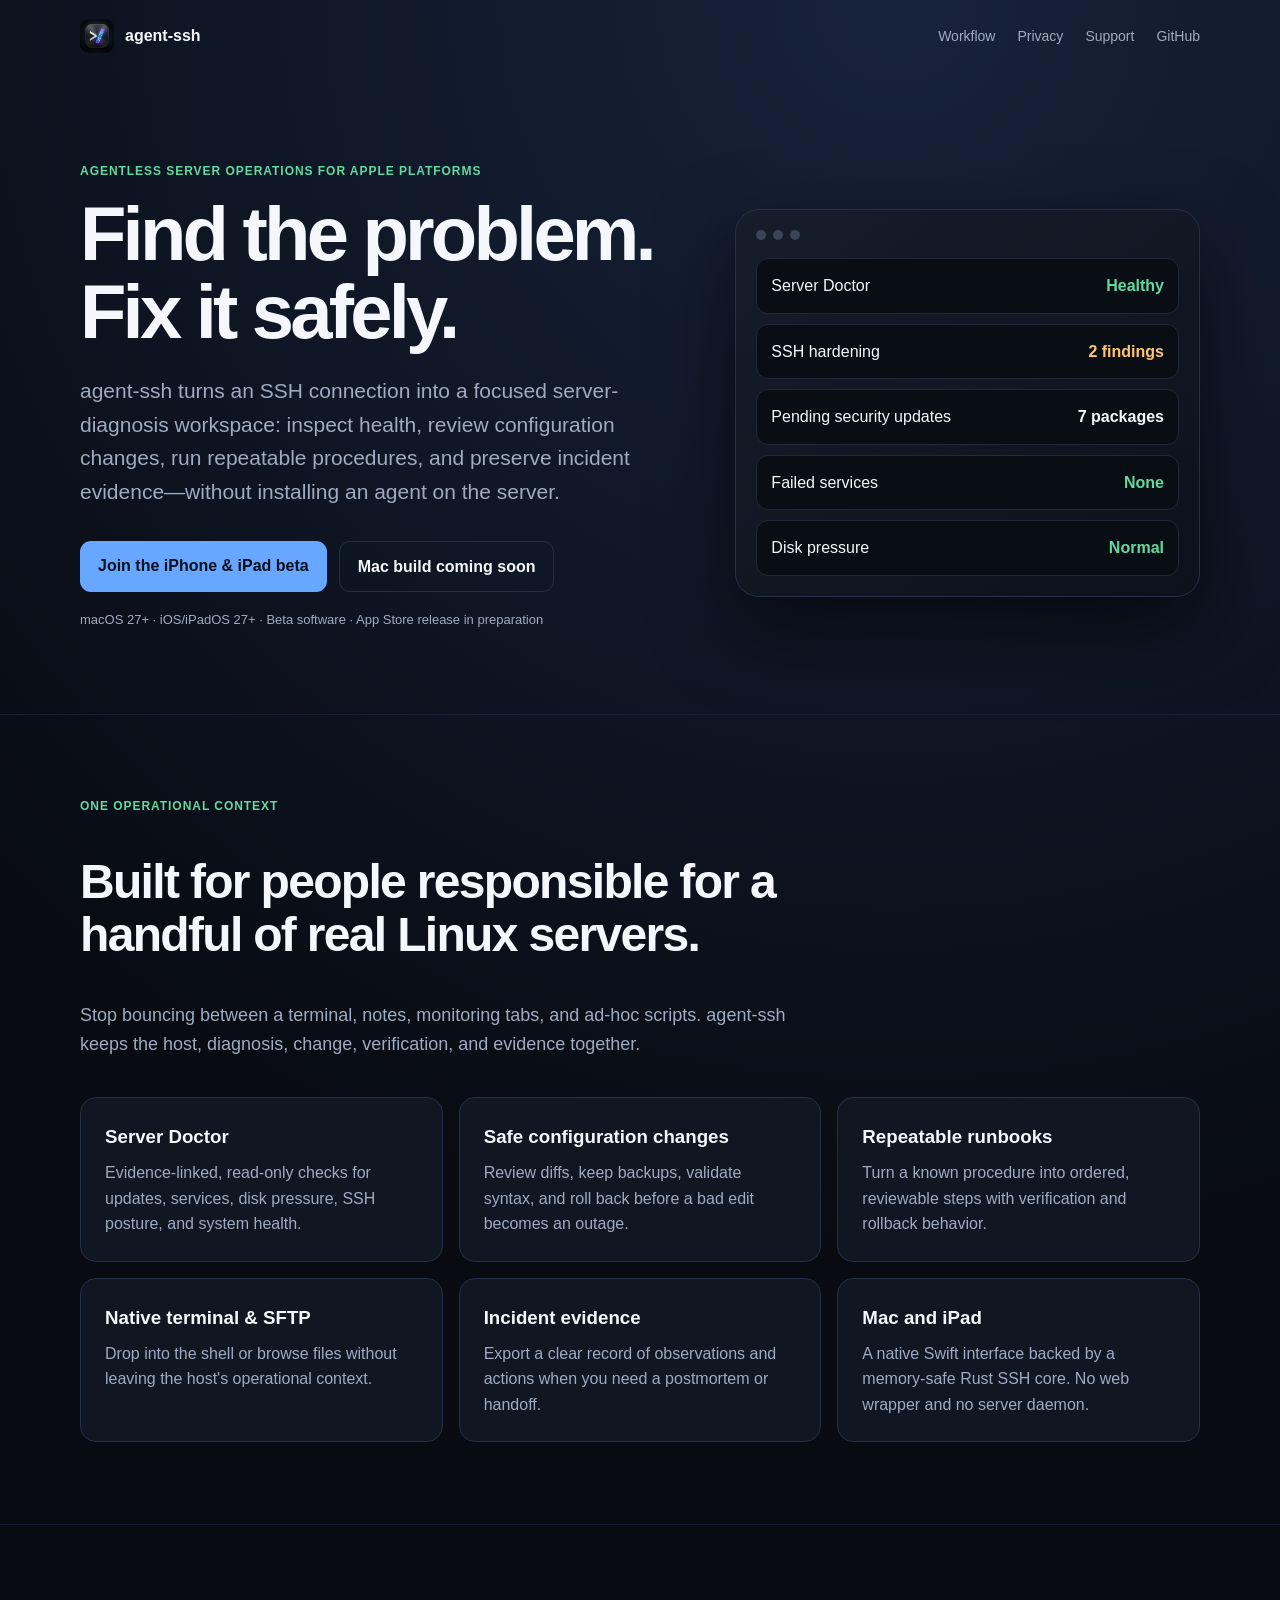
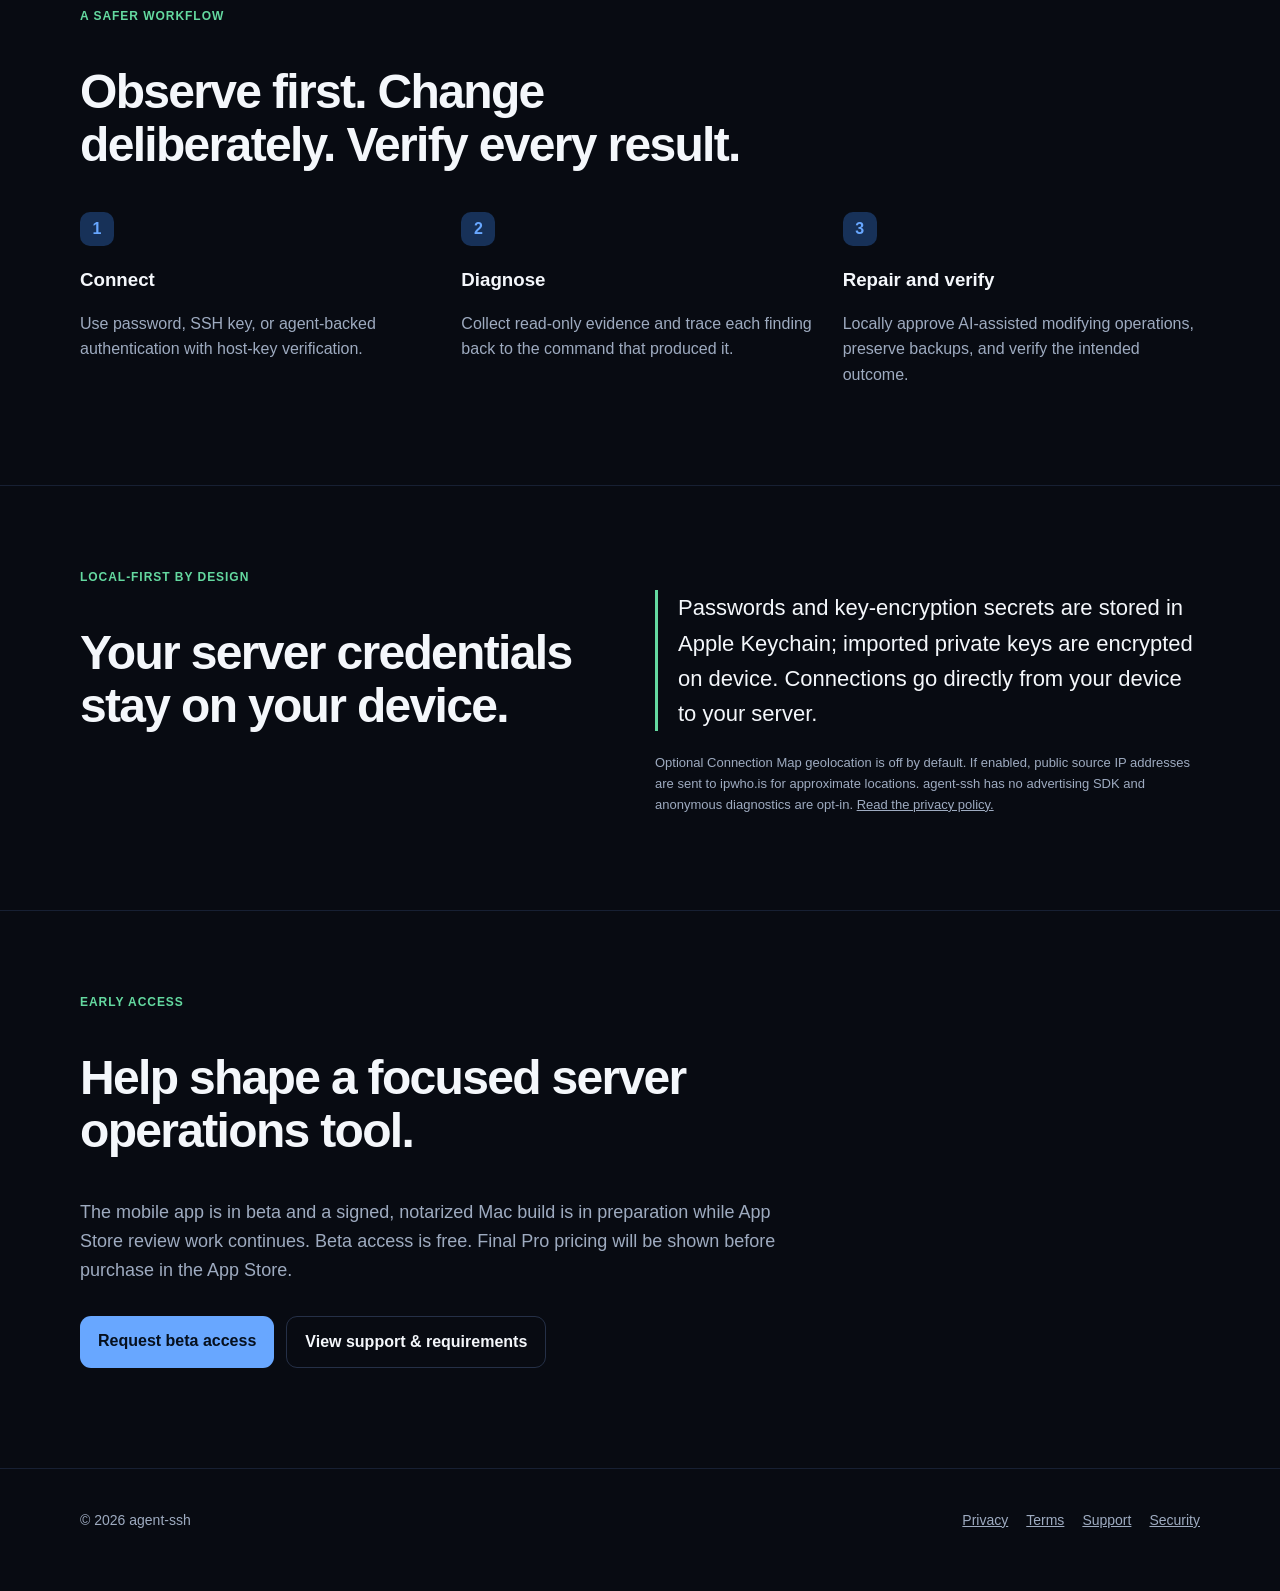
<file: site/index.html>
<!doctype html>
<html lang="en">
<head>
  <meta charset="utf-8">
  <meta name="viewport" content="width=device-width, initial-scale=1">
  <title>agent-ssh — Diagnose and safely fix Linux servers over SSH</title>
  <meta name="description" content="A native macOS, iPhone, and iPad workspace for diagnosing Linux servers, reviewing safe configuration changes, running repeatable runbooks, and preserving incident evidence over SSH.">
  <link rel="canonical" href="https://asmuelle.github.io/agent-ssh/">
  <meta property="og:title" content="agent-ssh — Your agentless server doctor">
  <meta property="og:description" content="Diagnose and safely fix Linux servers from Mac and iPad. No server agent required.">
  <meta property="og:image" content="https://asmuelle.github.io/agent-ssh/assets/og-image.png">
  <meta property="og:image:width" content="1200">
  <meta property="og:image:height" content="630">
  <meta property="og:image:alt" content="agent-ssh — diagnose and safely fix Linux servers over SSH">
  <meta property="og:url" content="https://asmuelle.github.io/agent-ssh/">
  <meta property="og:type" content="website">
  <meta name="twitter:card" content="summary_large_image">
  <meta name="twitter:title" content="agent-ssh — Your agentless server doctor">
  <meta name="twitter:description" content="Diagnose and safely fix Linux servers from Mac and iPad. No server agent required.">
  <meta name="twitter:image" content="https://asmuelle.github.io/agent-ssh/assets/og-image.png">
  <meta name="theme-color" content="#080b12">
  <link rel="icon" href="assets/icon.png">
  <style>
    :root{--bg:#080b12;--panel:#101622;--line:#253047;--text:#f4f7fb;--muted:#9eabc0;--blue:#68a7ff;--green:#64d9a0;--max:1120px}*{box-sizing:border-box}html{scroll-behavior:smooth}body{margin:0;background:radial-gradient(circle at 70% 0,#17233b 0,transparent 38%),var(--bg);color:var(--text);font:16px/1.6 -apple-system,BlinkMacSystemFont,"SF Pro Text",Inter,sans-serif}a{color:inherit}.wrap{width:min(var(--max),calc(100% - 40px));margin:auto}nav{height:72px;display:flex;align-items:center;justify-content:space-between}.brand{font-weight:750;text-decoration:none;display:flex;gap:11px;align-items:center}.brand img{width:34px;border-radius:9px}.navlinks{display:flex;gap:22px;color:var(--muted);font-size:14px}.navlinks a{text-decoration:none}.hero{padding:90px 0 70px;display:grid;grid-template-columns:1.12fr .88fr;gap:64px;align-items:center}.eyebrow{color:var(--green);font-weight:700;letter-spacing:.08em;text-transform:uppercase;font-size:12px}h1{font-size:clamp(44px,6vw,76px);line-height:1.02;letter-spacing:-.05em;margin:14px 0 24px}.lead{font-size:21px;color:var(--muted);max-width:680px}.actions{display:flex;gap:12px;flex-wrap:wrap;margin:32px 0 18px}.button{display:inline-block;padding:12px 18px;border-radius:11px;background:var(--blue);color:#06101e;text-decoration:none;font-weight:750}.button.secondary{background:transparent;color:var(--text);border:1px solid var(--line)}.fine{color:var(--muted);font-size:13px}.product{border:1px solid var(--line);background:linear-gradient(145deg,#151d2b,#0d111b);border-radius:24px;padding:20px;box-shadow:0 30px 80px #0009}.chrome{display:flex;gap:7px;margin-bottom:18px}.chrome i{width:10px;height:10px;border-radius:50%;background:#3a4558}.diagnosis{display:grid;gap:10px}.row{padding:14px;border-radius:12px;background:#090d14;border:1px solid #1f293b;display:flex;justify-content:space-between;gap:16px}.ok{color:var(--green)}.warn{color:#ffc66d}.section{padding:82px 0;border-top:1px solid #172033}.section h2{font-size:clamp(32px,4vw,48px);line-height:1.1;letter-spacing:-.035em;max-width:720px}.section>div>p{color:var(--muted);max-width:720px;font-size:18px}.grid{display:grid;grid-template-columns:repeat(3,1fr);gap:16px;margin-top:38px}.card{background:var(--panel);border:1px solid var(--line);padding:24px;border-radius:16px}.card h3{margin:0 0 8px}.card p{color:var(--muted);margin:0}.steps{counter-reset:s;display:grid;grid-template-columns:repeat(3,1fr);gap:24px;margin-top:36px}.step:before{counter-increment:s;content:counter(s);display:grid;place-items:center;width:34px;height:34px;border-radius:10px;background:#173158;color:var(--blue);font-weight:800}.step h3{margin-bottom:6px}.step p{color:var(--muted)}.trust{display:grid;grid-template-columns:1fr 1fr;gap:30px}.quote{font-size:22px;color:var(--text);padding-left:20px;border-left:3px solid var(--green)}footer{padding:40px 0 60px;border-top:1px solid #172033;color:var(--muted);font-size:14px}.foot{display:flex;justify-content:space-between;gap:20px;flex-wrap:wrap}.footlinks{display:flex;gap:18px}@media(max-width:820px){.hero,.trust{grid-template-columns:1fr}.hero{padding-top:45px}.grid,.steps{grid-template-columns:1fr}.navlinks a:not(:last-child){display:none}}
  </style>
</head>
<body>
  <header class="wrap"><nav><a class="brand" href="#top"><img src="assets/icon.png" alt=""><span>agent-ssh</span></a><div class="navlinks"><a href="#workflow">Workflow</a><a href="#privacy">Privacy</a><a href="support.html">Support</a><a href="https://github.com/asmuelle/agent-ssh">GitHub</a></div></nav></header>
  <main id="top">
    <section class="hero wrap">
      <div><div class="eyebrow">Agentless server operations for Apple platforms</div><h1>Find the problem.<br>Fix it safely.</h1><p class="lead">agent-ssh turns an SSH connection into a focused server-diagnosis workspace: inspect health, review configuration changes, run repeatable procedures, and preserve incident evidence—without installing an agent on the server.</p><div class="actions"><a class="button" href="mailto:midnightssh@proton.me?subject=Midnight%20SSH%20beta">Join the iPhone &amp; iPad beta</a><a class="button secondary" href="support.html">Mac build coming soon</a></div><p class="fine">macOS 27+ · iOS/iPadOS 27+ · Beta software · App Store release in preparation</p></div>
      <div class="product" role="img" aria-label="Server Doctor diagnosis preview"><div class="chrome"><i></i><i></i><i></i></div><div class="diagnosis"><div class="row"><span>Server Doctor</span><strong class="ok">Healthy</strong></div><div class="row"><span>SSH hardening</span><strong class="warn">2 findings</strong></div><div class="row"><span>Pending security updates</span><strong>7 packages</strong></div><div class="row"><span>Failed services</span><strong class="ok">None</strong></div><div class="row"><span>Disk pressure</span><strong class="ok">Normal</strong></div></div></div>
    </section>
    <section class="section"><div class="wrap"><div class="eyebrow">One operational context</div><h2>Built for people responsible for a handful of real Linux servers.</h2><p>Stop bouncing between a terminal, notes, monitoring tabs, and ad-hoc scripts. agent-ssh keeps the host, diagnosis, change, verification, and evidence together.</p><div class="grid"><article class="card"><h3>Server Doctor</h3><p>Evidence-linked, read-only checks for updates, services, disk pressure, SSH posture, and system health.</p></article><article class="card"><h3>Safe configuration changes</h3><p>Review diffs, keep backups, validate syntax, and roll back before a bad edit becomes an outage.</p></article><article class="card"><h3>Repeatable runbooks</h3><p>Turn a known procedure into ordered, reviewable steps with verification and rollback behavior.</p></article><article class="card"><h3>Native terminal &amp; SFTP</h3><p>Drop into the shell or browse files without leaving the host's operational context.</p></article><article class="card"><h3>Incident evidence</h3><p>Export a clear record of observations and actions when you need a postmortem or handoff.</p></article><article class="card"><h3>Mac and iPad</h3><p>A native Swift interface backed by a memory-safe Rust SSH core. No web wrapper and no server daemon.</p></article></div></div></section>
    <section class="section" id="workflow"><div class="wrap"><div class="eyebrow">A safer workflow</div><h2>Observe first. Change deliberately. Verify every result.</h2><div class="steps"><div class="step"><h3>Connect</h3><p>Use password, SSH key, or agent-backed authentication with host-key verification.</p></div><div class="step"><h3>Diagnose</h3><p>Collect read-only evidence and trace each finding back to the command that produced it.</p></div><div class="step"><h3>Repair and verify</h3><p>Locally approve AI-assisted modifying operations, preserve backups, and verify the intended outcome.</p></div></div></div></section>
    <section class="section" id="privacy"><div class="wrap trust"><div><div class="eyebrow">Local-first by design</div><h2>Your server credentials stay on your device.</h2></div><div><p class="quote">Passwords and key-encryption secrets are stored in Apple Keychain; imported private keys are encrypted on device. Connections go directly from your device to your server.</p><p class="fine">Optional Connection Map geolocation is off by default. If enabled, public source IP addresses are sent to ipwho.is for approximate locations. agent-ssh has no advertising SDK and anonymous diagnostics are opt-in. <a href="privacy.html">Read the privacy policy.</a></p></div></div></section>
    <section class="section"><div class="wrap"><div class="eyebrow">Early access</div><h2>Help shape a focused server operations tool.</h2><p>The mobile app is in beta and a signed, notarized Mac build is in preparation while App Store review work continues. Beta access is free. Final Pro pricing will be shown before purchase in the App Store.</p><div class="actions"><a class="button" href="mailto:midnightssh@proton.me?subject=Midnight%20SSH%20beta">Request beta access</a><a class="button secondary" href="support.html">View support &amp; requirements</a></div></div></section>
  </main>
  <footer><div class="wrap foot"><span>© 2026 agent-ssh</span><div class="footlinks"><a href="privacy.html">Privacy</a><a href="terms.html">Terms</a><a href="support.html">Support</a><a href="https://github.com/asmuelle/agent-ssh/security">Security</a></div></div></footer>
</body>
</html>
</file>
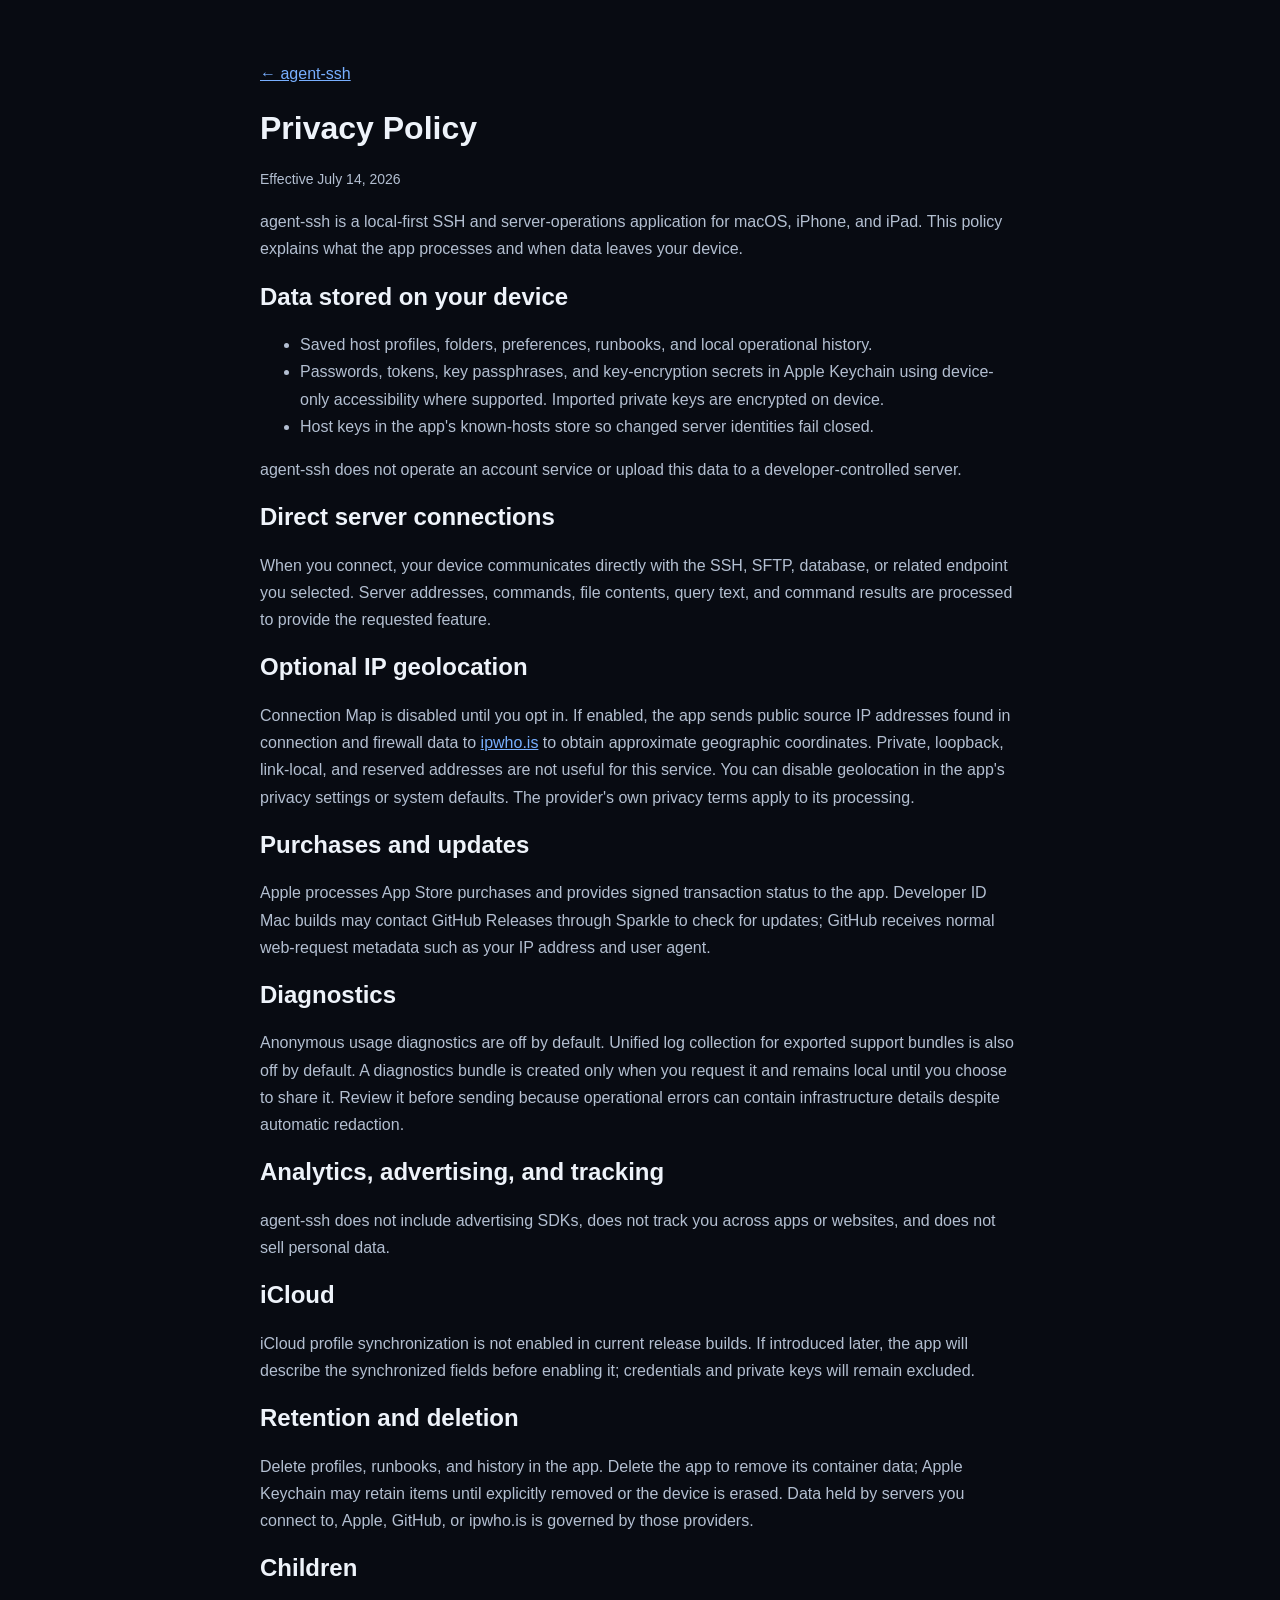
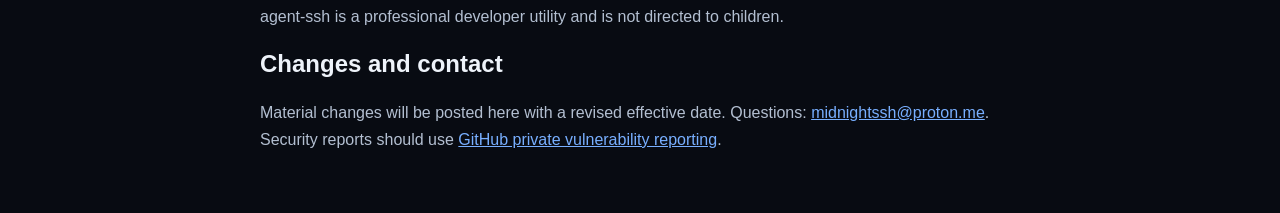
<file: site/privacy.html>
<!doctype html><html lang="en"><head><meta charset="utf-8"><meta name="viewport" content="width=device-width,initial-scale=1"><title>Privacy — agent-ssh</title><style>body{max-width:760px;margin:60px auto;padding:0 22px;background:#080b12;color:#eef3fa;font:16px/1.7 -apple-system,BlinkMacSystemFont,sans-serif}a{color:#78afff}h1,h2{line-height:1.2}p,li{color:#b3bfd1}.date{font-size:14px}</style></head><body><a href="index.html">← agent-ssh</a><h1>Privacy Policy</h1><p class="date">Effective July 14, 2026</p><p>agent-ssh is a local-first SSH and server-operations application for macOS, iPhone, and iPad. This policy explains what the app processes and when data leaves your device.</p><h2>Data stored on your device</h2><ul><li>Saved host profiles, folders, preferences, runbooks, and local operational history.</li><li>Passwords, tokens, key passphrases, and key-encryption secrets in Apple Keychain using device-only accessibility where supported. Imported private keys are encrypted on device.</li><li>Host keys in the app's known-hosts store so changed server identities fail closed.</li></ul><p>agent-ssh does not operate an account service or upload this data to a developer-controlled server.</p><h2>Direct server connections</h2><p>When you connect, your device communicates directly with the SSH, SFTP, database, or related endpoint you selected. Server addresses, commands, file contents, query text, and command results are processed to provide the requested feature.</p><h2>Optional IP geolocation</h2><p>Connection Map is disabled until you opt in. If enabled, the app sends public source IP addresses found in connection and firewall data to <a href="https://ipwho.is/">ipwho.is</a> to obtain approximate geographic coordinates. Private, loopback, link-local, and reserved addresses are not useful for this service. You can disable geolocation in the app's privacy settings or system defaults. The provider's own privacy terms apply to its processing.</p><h2>Purchases and updates</h2><p>Apple processes App Store purchases and provides signed transaction status to the app. Developer ID Mac builds may contact GitHub Releases through Sparkle to check for updates; GitHub receives normal web-request metadata such as your IP address and user agent.</p><h2>Diagnostics</h2><p>Anonymous usage diagnostics are off by default. Unified log collection for exported support bundles is also off by default. A diagnostics bundle is created only when you request it and remains local until you choose to share it. Review it before sending because operational errors can contain infrastructure details despite automatic redaction.</p><h2>Analytics, advertising, and tracking</h2><p>agent-ssh does not include advertising SDKs, does not track you across apps or websites, and does not sell personal data.</p><h2>iCloud</h2><p>iCloud profile synchronization is not enabled in current release builds. If introduced later, the app will describe the synchronized fields before enabling it; credentials and private keys will remain excluded.</p><h2>Retention and deletion</h2><p>Delete profiles, runbooks, and history in the app. Delete the app to remove its container data; Apple Keychain may retain items until explicitly removed or the device is erased. Data held by servers you connect to, Apple, GitHub, or ipwho.is is governed by those providers.</p><h2>Children</h2><p>agent-ssh is a professional developer utility and is not directed to children.</p><h2>Changes and contact</h2><p>Material changes will be posted here with a revised effective date. Questions: <a href="mailto:midnightssh@proton.me">midnightssh@proton.me</a>. Security reports should use <a href="https://github.com/asmuelle/agent-ssh/security/advisories/new">GitHub private vulnerability reporting</a>.</p></body></html>
</file>
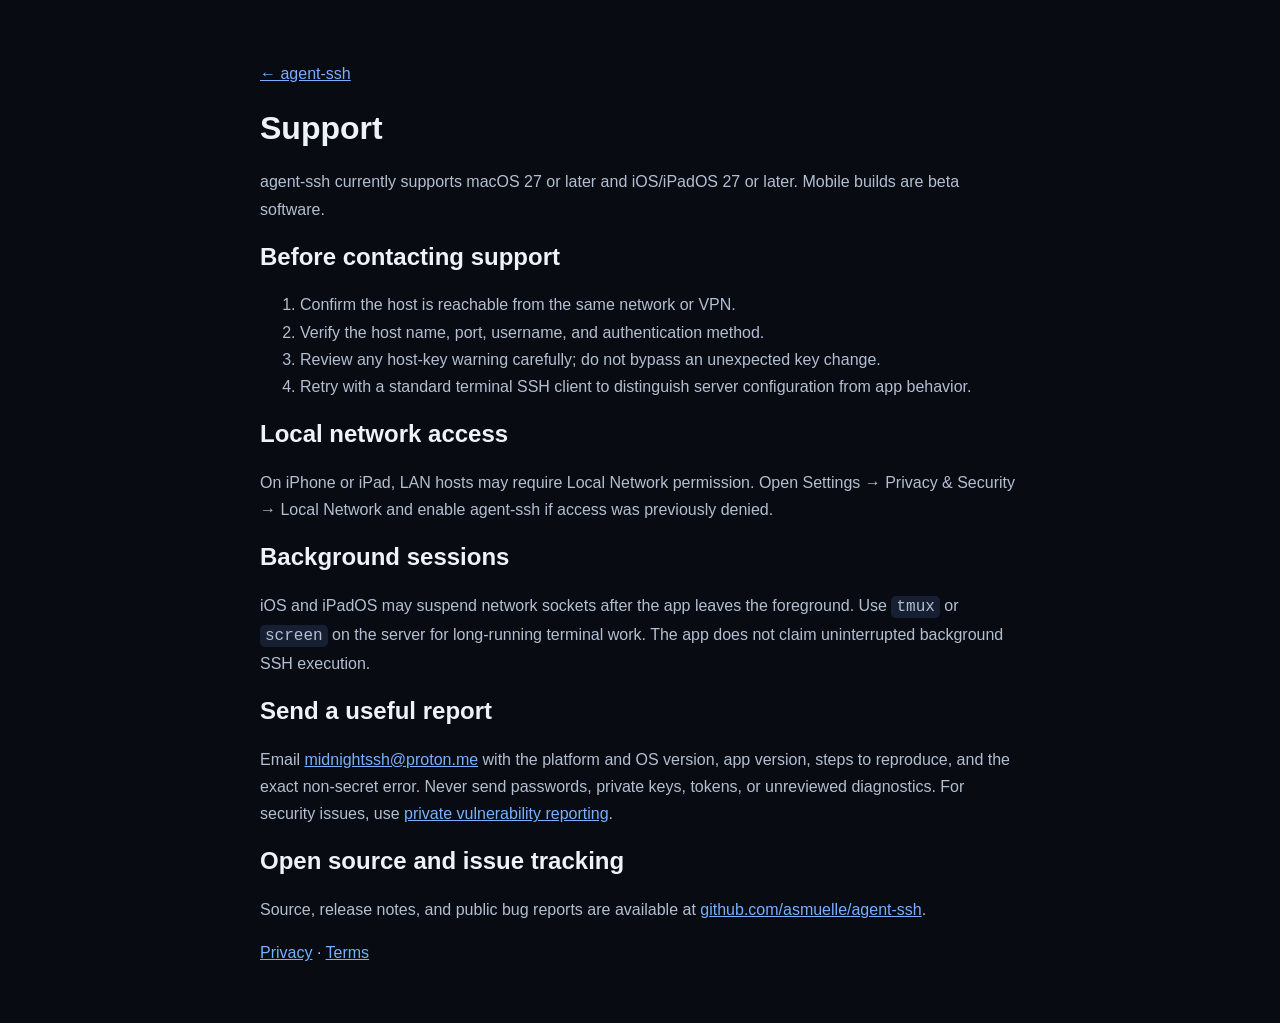
<file: site/support.html>
<!doctype html><html lang="en"><head><meta charset="utf-8"><meta name="viewport" content="width=device-width,initial-scale=1"><title>Support — agent-ssh</title><style>body{max-width:760px;margin:60px auto;padding:0 22px;background:#080b12;color:#eef3fa;font:16px/1.7 -apple-system,BlinkMacSystemFont,sans-serif}a{color:#78afff}h1,h2{line-height:1.2}p,li{color:#b3bfd1}code{background:#172033;padding:2px 5px;border-radius:5px}</style></head><body><a href="index.html">← agent-ssh</a><h1>Support</h1><p>agent-ssh currently supports macOS 27 or later and iOS/iPadOS 27 or later. Mobile builds are beta software.</p><h2>Before contacting support</h2><ol><li>Confirm the host is reachable from the same network or VPN.</li><li>Verify the host name, port, username, and authentication method.</li><li>Review any host-key warning carefully; do not bypass an unexpected key change.</li><li>Retry with a standard terminal SSH client to distinguish server configuration from app behavior.</li></ol><h2>Local network access</h2><p>On iPhone or iPad, LAN hosts may require Local Network permission. Open Settings → Privacy &amp; Security → Local Network and enable agent-ssh if access was previously denied.</p><h2>Background sessions</h2><p>iOS and iPadOS may suspend network sockets after the app leaves the foreground. Use <code>tmux</code> or <code>screen</code> on the server for long-running terminal work. The app does not claim uninterrupted background SSH execution.</p><h2>Send a useful report</h2><p>Email <a href="mailto:midnightssh@proton.me">midnightssh@proton.me</a> with the platform and OS version, app version, steps to reproduce, and the exact non-secret error. Never send passwords, private keys, tokens, or unreviewed diagnostics. For security issues, use <a href="https://github.com/asmuelle/agent-ssh/security/advisories/new">private vulnerability reporting</a>.</p><h2>Open source and issue tracking</h2><p>Source, release notes, and public bug reports are available at <a href="https://github.com/asmuelle/agent-ssh">github.com/asmuelle/agent-ssh</a>.</p><p><a href="privacy.html">Privacy</a> · <a href="terms.html">Terms</a></p></body></html>
</file>
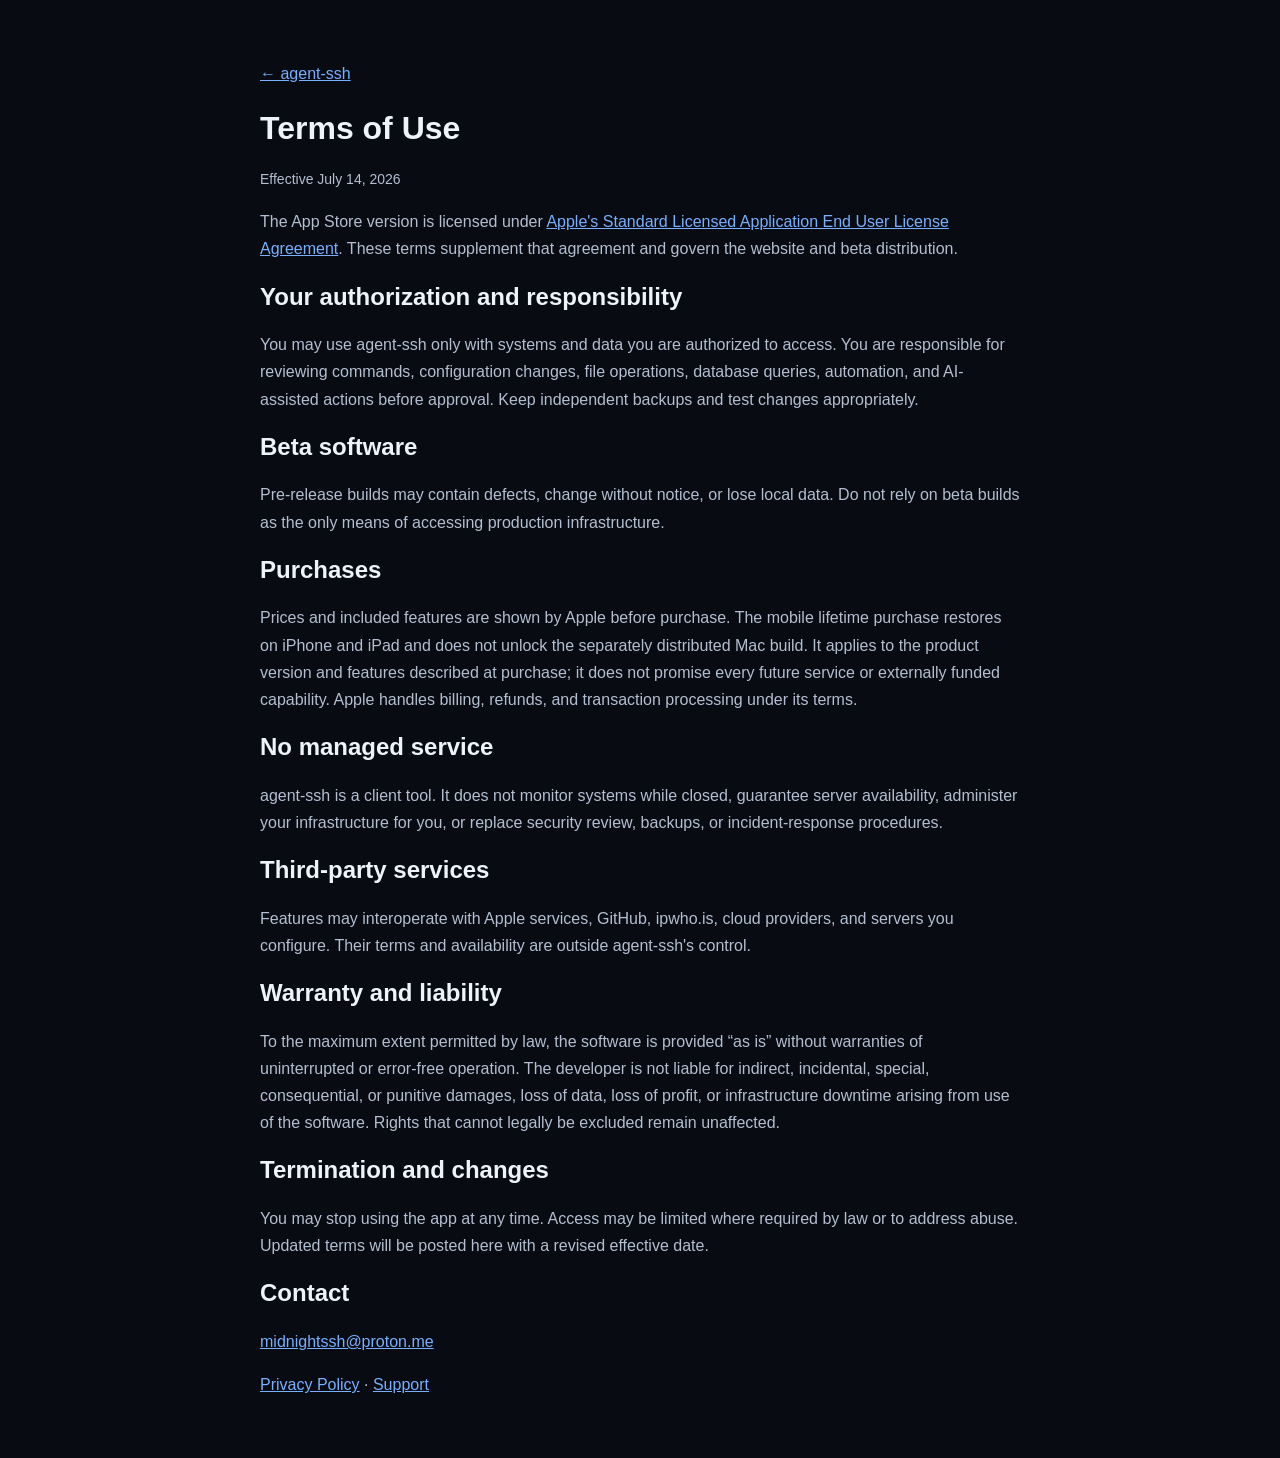
<file: site/terms.html>
<!doctype html><html lang="en"><head><meta charset="utf-8"><meta name="viewport" content="width=device-width,initial-scale=1"><title>Terms — agent-ssh</title><style>body{max-width:760px;margin:60px auto;padding:0 22px;background:#080b12;color:#eef3fa;font:16px/1.7 -apple-system,BlinkMacSystemFont,sans-serif}a{color:#78afff}h1,h2{line-height:1.2}p,li{color:#b3bfd1}.date{font-size:14px}</style></head><body><a href="index.html">← agent-ssh</a><h1>Terms of Use</h1><p class="date">Effective July 14, 2026</p><p>The App Store version is licensed under <a href="https://www.apple.com/legal/internet-services/itunes/dev/stdeula/">Apple's Standard Licensed Application End User License Agreement</a>. These terms supplement that agreement and govern the website and beta distribution.</p><h2>Your authorization and responsibility</h2><p>You may use agent-ssh only with systems and data you are authorized to access. You are responsible for reviewing commands, configuration changes, file operations, database queries, automation, and AI-assisted actions before approval. Keep independent backups and test changes appropriately.</p><h2>Beta software</h2><p>Pre-release builds may contain defects, change without notice, or lose local data. Do not rely on beta builds as the only means of accessing production infrastructure.</p><h2>Purchases</h2><p>Prices and included features are shown by Apple before purchase. The mobile lifetime purchase restores on iPhone and iPad and does not unlock the separately distributed Mac build. It applies to the product version and features described at purchase; it does not promise every future service or externally funded capability. Apple handles billing, refunds, and transaction processing under its terms.</p><h2>No managed service</h2><p>agent-ssh is a client tool. It does not monitor systems while closed, guarantee server availability, administer your infrastructure for you, or replace security review, backups, or incident-response procedures.</p><h2>Third-party services</h2><p>Features may interoperate with Apple services, GitHub, ipwho.is, cloud providers, and servers you configure. Their terms and availability are outside agent-ssh's control.</p><h2>Warranty and liability</h2><p>To the maximum extent permitted by law, the software is provided “as is” without warranties of uninterrupted or error-free operation. The developer is not liable for indirect, incidental, special, consequential, or punitive damages, loss of data, loss of profit, or infrastructure downtime arising from use of the software. Rights that cannot legally be excluded remain unaffected.</p><h2>Termination and changes</h2><p>You may stop using the app at any time. Access may be limited where required by law or to address abuse. Updated terms will be posted here with a revised effective date.</p><h2>Contact</h2><p><a href="mailto:midnightssh@proton.me">midnightssh@proton.me</a></p><p><a href="privacy.html">Privacy Policy</a> · <a href="support.html">Support</a></p></body></html>
</file>
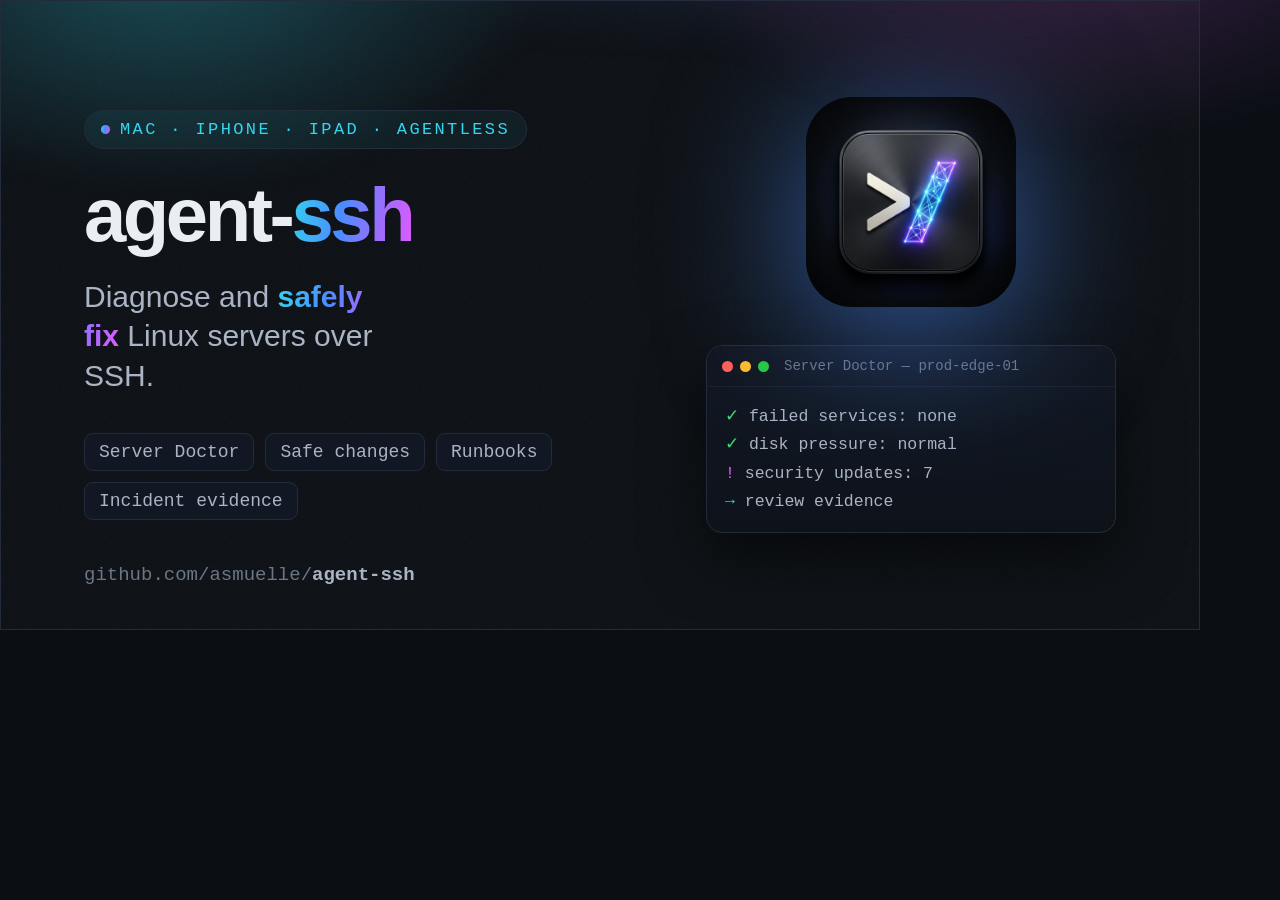
<file: scripts/og/template.html>
<!doctype html>
<html lang="en">
  <head>
    <meta charset="utf-8" />
    <style>
      @font-face { font-family: "ui"; src: local("SF Pro Display"); }
      * { margin: 0; padding: 0; box-sizing: border-box; }
      :root {
        --bg: #0b0f14;
        --cyan: #34d6ee;
        --blue: #4b8cff;
        --violet: #a06bff;
        --magenta: #e15bff;
        --text: #e9eef5;
        --text-2: #aab4c4;
        --text-3: #6b7686;
        --line: #232c3b;
        --grad: linear-gradient(100deg, var(--cyan), var(--blue) 42%, var(--violet) 74%, var(--magenta));
        --mono: "SF Mono", ui-monospace, Menlo, monospace;
        --ui: -apple-system, "SF Pro Display", "Helvetica Neue", Arial, sans-serif;
      }
      body {
        width: 1200px;
        height: 630px;
        background: var(--bg);
        color: var(--text);
        font-family: var(--ui);
        position: relative;
        overflow: hidden;
      }
      .aurora {
        position: absolute;
        inset: -30% -10% auto -10%;
        height: 90%;
        background:
          radial-gradient(38% 60% at 20% 25%, rgba(52, 214, 238, 0.30), transparent 70%),
          radial-gradient(42% 65% at 82% 12%, rgba(225, 91, 255, 0.26), transparent 72%),
          radial-gradient(48% 60% at 55% 0%, rgba(75, 140, 255, 0.26), transparent 70%);
        filter: blur(14px);
      }
      .grain {
        position: absolute;
        inset: 0;
        opacity: 0.05;
        background-image: url("data:image/svg+xml,%3Csvg xmlns='http://www.w3.org/2000/svg' width='120' height='120'%3E%3Cfilter id='n'%3E%3CfeTurbulence type='fractalNoise' baseFrequency='0.85' numOctaves='3'/%3E%3C/filter%3E%3Crect width='100%25' height='100%25' filter='url(%23n)'/%3E%3C/svg%3E");
      }
      .frame {
        position: absolute;
        inset: 0;
        border: 1px solid var(--line);
      }
      .wrap {
        position: relative;
        height: 100%;
        display: flex;
        align-items: center;
        padding: 0 84px;
        gap: 56px;
      }
      .left { flex: 1; }
      .badge {
        display: inline-flex;
        align-items: center;
        gap: 10px;
        font-family: var(--mono);
        font-size: 17px;
        letter-spacing: 0.14em;
        text-transform: uppercase;
        color: var(--cyan);
        border: 1px solid var(--line);
        background: rgba(52, 214, 238, 0.06);
        padding: 9px 16px;
        border-radius: 999px;
        margin-bottom: 30px;
      }
      .badge .pip { width: 9px; height: 9px; border-radius: 50%; background: var(--grad); }
      h1 {
        font-size: 76px;
        line-height: 0.95;
        letter-spacing: -0.045em;
        font-weight: 800;
      }
      h1 .slash {
        background: var(--grad);
        -webkit-background-clip: text;
        background-clip: text;
        color: transparent;
      }
      .tag {
        margin-top: 26px;
        font-size: 30px;
        line-height: 1.32;
        color: var(--text-2);
        font-weight: 500;
        max-width: 19ch;
      }
      .tag b {
        color: var(--text);
        font-weight: 700;
        background: var(--grad);
        -webkit-background-clip: text;
        background-clip: text;
        color: transparent;
      }
      .chips { display: flex; gap: 11px; margin-top: 38px; flex-wrap: wrap; max-width: 560px; }
      .chip {
        font-family: var(--mono);
        font-size: 18px;
        color: var(--text-2);
        border: 1px solid var(--line);
        background: #121823;
        border-radius: 9px;
        padding: 8px 14px;
      }
      /* right */
      .right { position: relative; width: 410px; height: 100%; display: flex; flex-direction: column; align-items: center; justify-content: center; gap: 34px; }
      .icon-glow { filter: drop-shadow(0 26px 70px rgba(75, 140, 255, 0.6)); }
      .icon-glow img { width: 210px; height: 210px; border-radius: 46px; }
      .term {
        width: 410px;
        border: 1px solid var(--line);
        border-radius: 16px;
        background: linear-gradient(180deg, #121823, #0e131a);
        box-shadow: 0 24px 60px rgba(0, 0, 0, 0.55);
        overflow: hidden;
        font-family: var(--mono);
      }
      .bar { display: flex; gap: 7px; align-items: center; padding: 12px 15px; background: #11161f; border-bottom: 1px solid #1a212e; }
      .d { width: 11px; height: 11px; border-radius: 50%; }
      .r { background: #ff5f57; } .y { background: #febc2e; } .g { background: #28c840; }
      .bt { margin-left: 8px; font-size: 14px; color: var(--text-3); }
      .body { padding: 16px 18px; font-size: 16.5px; line-height: 1.7; color: var(--text-2); }
      .cp { color: var(--cyan); } .pa { color: var(--violet); } .cm { color: var(--text); } .ok { color: #41d977; } .nu { color: var(--magenta); }
      .handle {
        position: absolute;
        bottom: 44px;
        left: 84px;
        font-family: var(--mono);
        font-size: 19px;
        color: var(--text-3);
      }
      .handle b { color: var(--text-2); }
    </style>
  </head>
  <body>
    <div class="aurora"></div>
    <div class="grain"></div>
    <div class="frame"></div>
    <div class="wrap">
      <div class="left">
        <div class="badge"><span class="pip"></span> Mac · iPhone · iPad · Agentless</div>
        <h1>agent-<span class="slash">ssh</span></h1>
        <p class="tag">Diagnose and <b>safely fix</b> Linux servers over SSH.</p>
        <div class="chips">
          <span class="chip">Server Doctor</span>
          <span class="chip">Safe changes</span>
          <span class="chip">Runbooks</span>
          <span class="chip">Incident evidence</span>
        </div>
      </div>
      <div class="right">
        <div class="icon-glow"><img src="icon.png" alt="" /></div>
        <div class="term">
          <div class="bar"><span class="d r"></span><span class="d y"></span><span class="d g"></span><span class="bt">Server Doctor — prod-edge-01</span></div>
          <div class="body"><span class="ok">✓</span> failed services: none<br />
            <span class="ok">✓</span> disk pressure: normal<br />
            <span class="nu">!</span> security updates: 7<br />
            <span class="cp">→</span> review evidence</div>
        </div>
      </div>
    </div>
    <div class="handle">github.com/asmuelle/<b>agent-ssh</b></div>
  </body>
</html>
</file>
